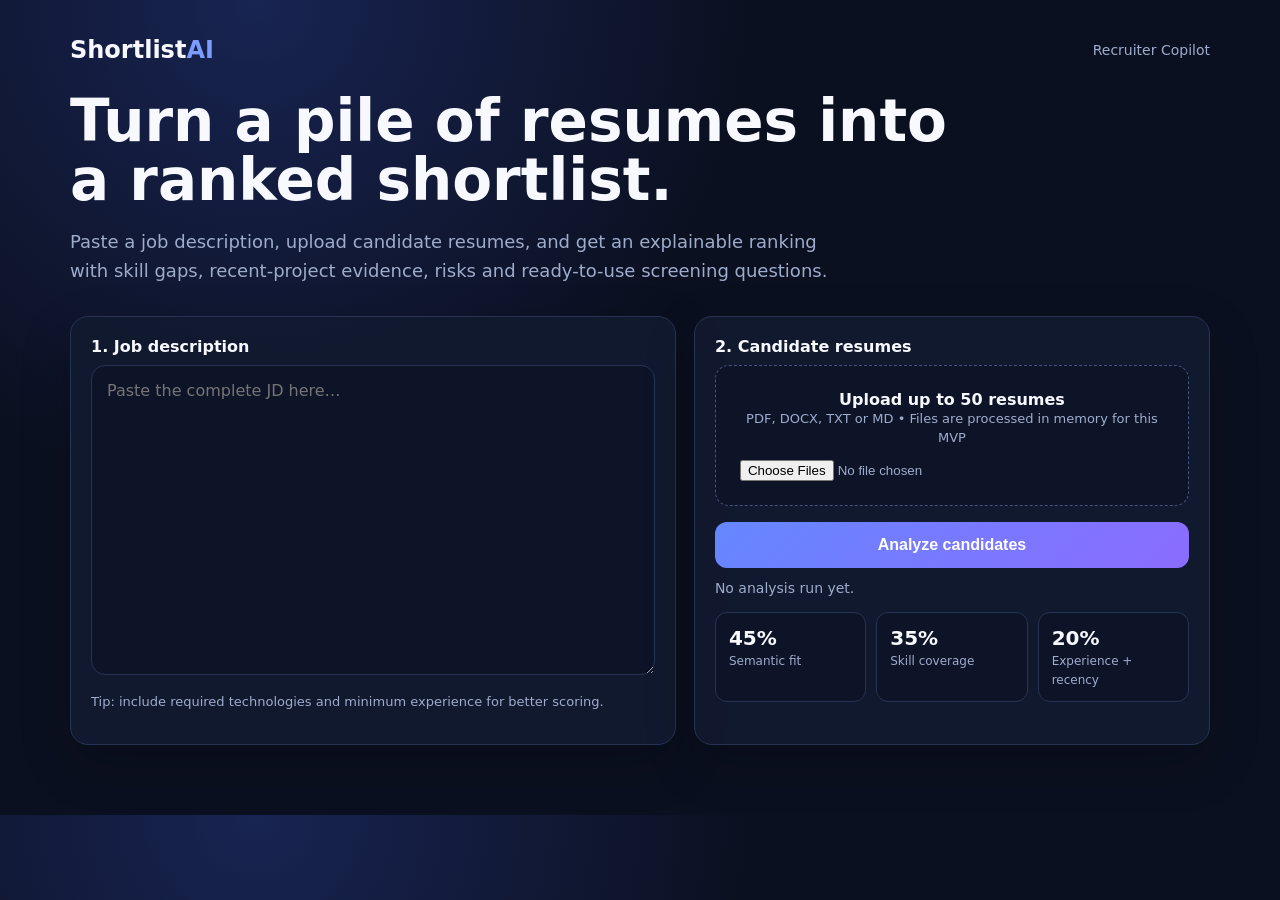
<file: index.html>
<!doctype html>
<html lang="en">
<head>
<meta charset="utf-8" />
<meta name="viewport" content="width=device-width,initial-scale=1" />
<title>ShortlistAI — Recruiter Copilot</title>
<link rel="manifest" href="/static/manifest.webmanifest" />
<meta name="theme-color" content="#0b1020" />
<meta name="apple-mobile-web-app-capable" content="yes" />
<link rel="apple-touch-icon" href="/static/icons/icon-192.png" />
<style>
:root{--bg:#0b1020;--panel:#121a30;--panel2:#18223d;--text:#f7f9ff;--muted:#9eaccb;--line:#263352;--accent:#7c9cff;--good:#50d890;--warn:#ffc857;--bad:#ff6b7a}
*{box-sizing:border-box} body{margin:0;font-family:Inter,ui-sans-serif,system-ui,-apple-system,Segoe UI,Roboto,Arial;background:radial-gradient(circle at 20% 0%,#182452 0,#0b1020 38%);color:var(--text)}
.wrap{max-width:1180px;margin:auto;padding:36px 20px 70px}.top{display:flex;justify-content:space-between;gap:20px;align-items:center;margin-bottom:28px}.brand{font-weight:800;font-size:24px}.brand span{color:var(--accent)}.tag{color:var(--muted);font-size:14px}.hero h1{font-size:clamp(34px,6vw,58px);line-height:1.02;margin:18px 0 12px;max-width:900px}.hero p{color:var(--muted);font-size:18px;max-width:760px;line-height:1.6}.grid{display:grid;grid-template-columns:1.08fr .92fr;gap:18px;margin-top:30px}.card{background:rgba(18,26,48,.9);border:1px solid var(--line);border-radius:18px;padding:20px;box-shadow:0 18px 50px rgba(0,0,0,.22)} label{display:block;font-weight:700;margin:0 0 9px}textarea{width:100%;height:310px;resize:vertical;border-radius:14px;border:1px solid var(--line);background:#0d1428;color:var(--text);padding:15px;font:inherit;outline:none}textarea:focus,.drop:focus-within{border-color:var(--accent)}.drop{border:1px dashed #42547f;border-radius:14px;padding:24px;text-align:center;background:#0d1428}.drop input{width:100%;margin-top:12px;color:var(--muted)}.hint{color:var(--muted);font-size:13px;line-height:1.5}.btn{width:100%;border:0;border-radius:12px;padding:14px 18px;background:linear-gradient(135deg,#6587ff,#8b6cff);color:white;font-weight:800;font-size:16px;cursor:pointer;margin-top:16px}.btn:disabled{opacity:.55;cursor:not-allowed}.mini{display:grid;grid-template-columns:repeat(3,1fr);gap:10px;margin-top:16px}.mini div{background:#0d1428;border:1px solid var(--line);border-radius:12px;padding:13px}.mini b{display:block;font-size:20px}.mini span{color:var(--muted);font-size:12px}.status{margin-top:12px;font-size:14px;color:var(--muted)}.results{margin-top:22px}.summary{display:grid;grid-template-columns:repeat(4,1fr);gap:12px;margin-bottom:18px}.metric{background:var(--panel);border:1px solid var(--line);border-radius:14px;padding:16px}.metric b{font-size:27px;display:block}.metric span{color:var(--muted);font-size:13px}.toolbar{display:flex;justify-content:space-between;gap:12px;align-items:center;margin:20px 0 12px}.export{border:1px solid var(--line);background:var(--panel2);color:white;border-radius:10px;padding:10px 14px;font-weight:700;cursor:pointer}.candidate{background:var(--panel);border:1px solid var(--line);border-radius:16px;margin:12px 0;overflow:hidden}.cand-head{display:grid;grid-template-columns:52px 1fr auto auto;gap:14px;align-items:center;padding:16px 18px;cursor:pointer}.rank{width:38px;height:38px;border-radius:12px;background:#0d1428;display:grid;place-items:center;font-weight:800}.name{font-weight:800}.file{color:var(--muted);font-size:12px;margin-top:3px}.score{font-size:24px;font-weight:900}.badge{padding:7px 10px;border-radius:999px;font-size:12px;font-weight:800}.Strong{background:rgba(80,216,144,.14);color:var(--good)}.Average{background:rgba(255,200,87,.14);color:var(--warn)}.Weak{background:rgba(255,107,122,.14);color:var(--bad)}.details{display:none;border-top:1px solid var(--line);padding:18px}.details.open{display:block}.bars{display:grid;grid-template-columns:repeat(4,1fr);gap:10px}.barbox{background:#0d1428;border-radius:10px;padding:12px}.barbox small{color:var(--muted)}.barbox b{display:block;margin-top:4px}.cols{display:grid;grid-template-columns:1fr 1fr;gap:16px;margin-top:16px}.section h4{margin:0 0 8px}.chips{display:flex;flex-wrap:wrap;gap:7px}.chip{font-size:12px;background:#0d1428;border:1px solid var(--line);padding:6px 8px;border-radius:999px}.section ul{padding-left:20px;color:#dce4f8;line-height:1.55}.method{color:var(--muted);font-size:12px;line-height:1.55;margin-top:14px}.install{border:1px solid var(--line);background:#18223d;color:white;border-radius:10px;padding:9px 13px;font-weight:700;cursor:pointer}.install.hidden{display:none}.hidden{display:none}@media(max-width:820px){.grid,.cols{grid-template-columns:1fr}.summary{grid-template-columns:repeat(2,1fr)}.bars{grid-template-columns:repeat(2,1fr)}.cand-head{grid-template-columns:44px 1fr auto}.badge{grid-column:2/4;justify-self:start}.top{align-items:flex-start;flex-direction:column}}
</style>
</head>
<body>
<div class="wrap">
  <div class="top"><div class="brand">Shortlist<span>AI</span></div><div style="display:flex;align-items:center;gap:10px"><div class="tag">Recruiter Copilot</div><button id="installBtn" class="install hidden">Install app</button></div></div>
  <section class="hero"><h1>Turn a pile of resumes into a ranked shortlist.</h1><p>Paste a job description, upload candidate resumes, and get an explainable ranking with skill gaps, recent-project evidence, risks and ready-to-use screening questions.</p></section>
  <section class="grid">
    <div class="card"><label for="jd">1. Job description</label><textarea id="jd" placeholder="Paste the complete JD here…"></textarea><p class="hint">Tip: include required technologies and minimum experience for better scoring.</p></div>
    <div class="card"><label>2. Candidate resumes</label><div class="drop"><strong>Upload up to 50 resumes</strong><div class="hint">PDF, DOCX, TXT or MD • Files are processed in memory for this MVP</div><input id="files" type="file" multiple accept=".pdf,.docx,.txt,.md" /></div><button id="analyze" class="btn">Analyze candidates</button><div id="status" class="status">No analysis run yet.</div><div class="mini"><div><b>45%</b><span>Semantic fit</span></div><div><b>35%</b><span>Skill coverage</span></div><div><b>20%</b><span>Experience + recency</span></div></div></div>
  </section>
  <section id="results" class="results hidden">
    <div class="summary"><div class="metric"><b id="mTotal">0</b><span>Candidates</span></div><div class="metric"><b id="mStrong">0</b><span>Strong</span></div><div class="metric"><b id="mAvg">0</b><span>Average</span></div><div class="metric"><b id="mWeak">0</b><span>Weak</span></div></div>
    <div class="toolbar"><div><strong>Ranked shortlist</strong><div id="jdMeta" class="hint"></div></div><button id="export" class="export">Download Excel</button></div>
    <div id="list"></div><div id="method" class="method"></div>
  </section>
</div>
<script>
let latest=[];
const $=id=>document.getElementById(id);
$('analyze').onclick=async()=>{
  const jd=$('jd').value.trim(), files=$('files').files;
  if(jd.length<50){$('status').textContent='Paste a fuller job description first.';return}
  if(!files.length){$('status').textContent='Upload at least one resume.';return}
  const fd=new FormData();fd.append('jd',jd);[...files].forEach(f=>fd.append('resumes',f));
  $('analyze').disabled=true;$('status').textContent=`Analyzing ${files.length} resume(s)…`;
  try{
    const res=await fetch('/analyze',{method:'POST',body:fd}); const data=await res.json(); if(!res.ok) throw new Error(data.detail||'Analysis failed');
    latest=data.results;render(data);$('status').textContent=`Done. Ranked ${data.results.length} candidate(s).${data.errors.length?' '+data.errors.length+' file(s) skipped.':''}`;
  }catch(e){$('status').textContent=e.message}finally{$('analyze').disabled=false}
};
function esc(s){return String(s??'').replace(/[&<>"']/g,m=>({'&':'&amp;','<':'&lt;','>':'&gt;','"':'&quot;',"'":'&#39;'}[m]))}
function chips(arr){return (arr?.length?arr:['None detected']).map(x=>`<span class="chip">${esc(x)}</span>`).join('')}
function render(data){
  $('results').classList.remove('hidden'); $('mTotal').textContent=data.summary.candidates;$('mStrong').textContent=data.summary.strong;$('mAvg').textContent=data.summary.average;$('mWeak').textContent=data.summary.weak;
  const exp=data.summary.required_years?` • JD minimum: ${data.summary.required_years}+ yrs`:''; $('jdMeta').textContent=`Detected skills: ${data.summary.required_skills.join(', ')||'none'}${exp}`;
  $('method').textContent=data.methodology;
  $('list').innerHTML=data.results.map((r,i)=>`<article class="candidate"><div class="cand-head" onclick="this.nextElementSibling.classList.toggle('open')"><div class="rank">${i+1}</div><div><div class="name">${esc(r.candidate)}</div><div class="file">${esc(r.file)}</div></div><div class="score">${r.score}</div><div class="badge ${r.rating}">${r.rating}</div></div><div class="details"><div class="bars"><div class="barbox"><small>Semantic</small><b>${r.semantic_similarity}%</b></div><div class="barbox"><small>Skill coverage</small><b>${r.skill_coverage}%</b></div><div class="barbox"><small>Experience fit</small><b>${r.experience_fit}%</b></div><div class="barbox"><small>Recent evidence</small><b>${r.recent_evidence}%</b></div></div><div class="cols"><div class="section"><h4>Matched skills</h4><div class="chips">${chips(r.matched_skills)}</div><h4 style="margin-top:16px">Recent/current evidence</h4><div class="chips">${chips(r.recent_skills)}</div><h4 style="margin-top:16px">Evidence</h4><ul>${r.evidence.map(x=>`<li>${esc(x)}</li>`).join('')}</ul></div><div class="section"><h4>Gaps / risks</h4><ul>${r.risks.map(x=>`<li>${esc(x)}</li>`).join('')}</ul><h4>Screening questions</h4><ul>${r.screening_questions.map(x=>`<li>${esc(x)}</li>`).join('')}</ul></div></div></div></article>`).join('');
  window.scrollTo({top:$('results').offsetTop-20,behavior:'smooth'});
}
let deferredInstall;
window.addEventListener('beforeinstallprompt',e=>{e.preventDefault();deferredInstall=e;$('installBtn').classList.remove('hidden')});
$('installBtn').onclick=async()=>{if(!deferredInstall)return;deferredInstall.prompt();await deferredInstall.userChoice;deferredInstall=null;$('installBtn').classList.add('hidden')};
window.addEventListener('appinstalled',()=>{$('installBtn').classList.add('hidden')});
if('serviceWorker' in navigator){window.addEventListener('load',()=>navigator.serviceWorker.register('/static/sw.js').catch(()=>{}));}
$('export').onclick=async()=>{
  if(!latest.length)return; const res=await fetch('/export',{method:'POST',headers:{'Content-Type':'application/json'},body:JSON.stringify({results:latest})}); if(!res.ok)return alert('Export failed'); const blob=await res.blob(); const a=document.createElement('a');a.href=URL.createObjectURL(blob);a.download='ShortlistAI_results.xlsx';a.click();URL.revokeObjectURL(a.href);
};
</script>
</body></html>
</file>
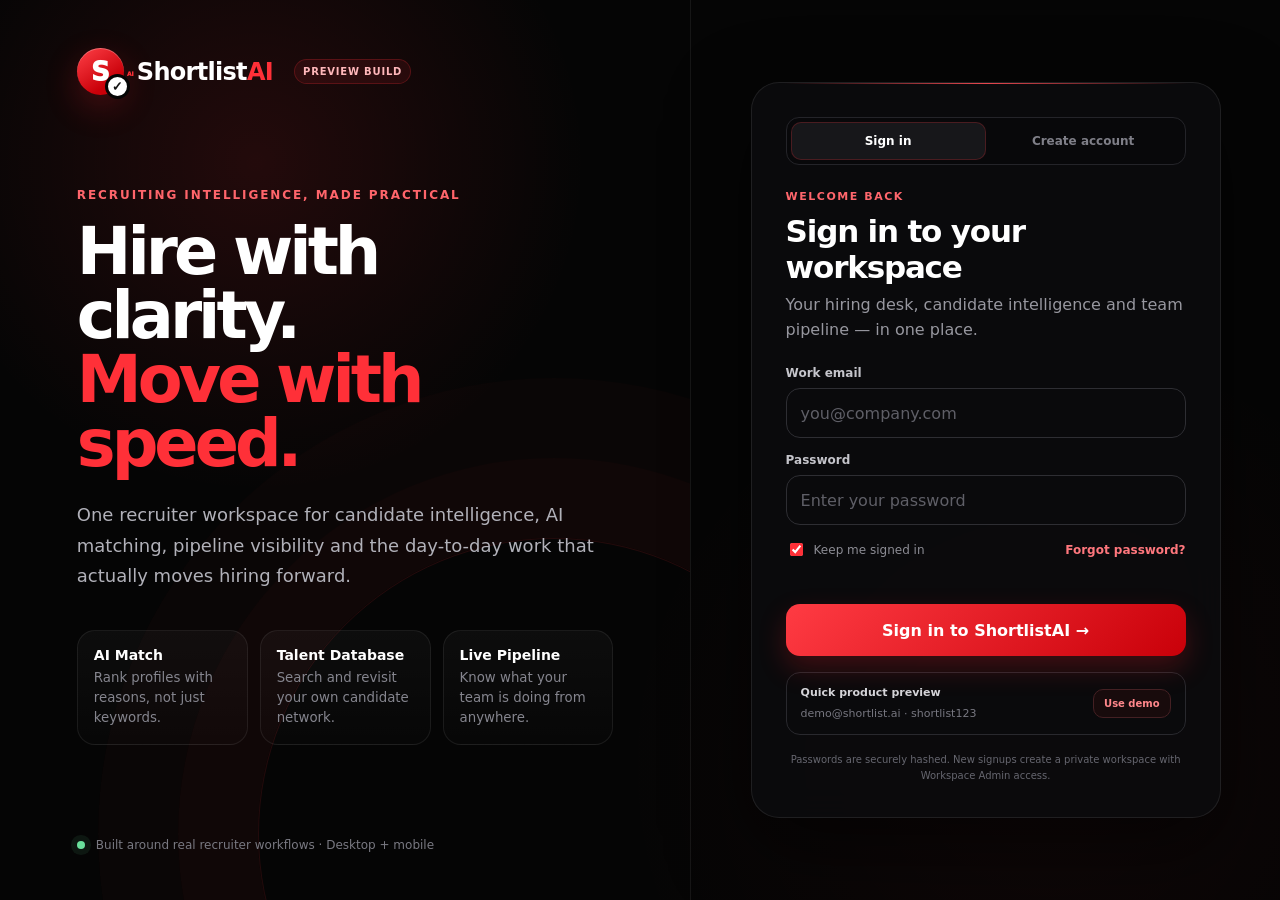
<file: static/login.html>
<!doctype html>
<html lang="en">
<head>
<meta charset="utf-8"/>
<meta name="viewport" content="width=device-width,initial-scale=1,viewport-fit=cover"/>
<title>ShortlistAI · Sign in</title>
<meta name="theme-color" content="#050505"/>
<link rel="manifest" href="/static/manifest.webmanifest"/>
<link rel="icon" type="image/png" sizes="192x192" href="/static/icons/icon-192-v3.png"/>
<style>
:root{--bg:#050505;--panel:#0c0c0e;--line:#29292e;--text:#fff;--muted:#97979f;--red:#ff3038;--green:#69df9b;--shadow:0 28px 80px rgba(0,0,0,.55);--mx:20%;--my:18%}
*{box-sizing:border-box}html,body{margin:0;min-height:100%;background:#050505;color:var(--text);font-family:Inter,ui-sans-serif,system-ui,-apple-system,BlinkMacSystemFont,"Segoe UI",sans-serif}body{min-height:100vh;overflow-x:hidden;background:radial-gradient(750px circle at var(--mx) var(--my),rgba(255,48,56,.12),transparent 44%),radial-gradient(900px circle at 82% 85%,rgba(255,48,56,.045),transparent 48%),#050505}button,input{font:inherit}button{cursor:pointer}.shell{min-height:100vh;display:grid;grid-template-columns:minmax(0,1.08fr) minmax(440px,.92fr)}.story{position:relative;padding:48px clamp(42px,6vw,86px);display:flex;flex-direction:column;overflow:hidden;border-right:1px solid rgba(255,255,255,.065)}.story:after{content:"";position:absolute;inset:auto -160px -230px auto;width:590px;height:590px;border:1px solid rgba(255,48,56,.12);border-radius:50%;box-shadow:0 0 0 80px rgba(255,48,56,.025),0 0 0 160px rgba(255,48,56,.018);pointer-events:none}.brand{display:flex;align-items:center;gap:13px;position:relative;z-index:2}.brand-mark{width:47px;height:47px;border-radius:50%;display:grid;place-items:center;position:relative;background:linear-gradient(145deg,#ff4148,#c90009 72%);box-shadow:0 12px 34px rgba(255,35,44,.24),inset 0 1px 0 rgba(255,255,255,.28)}.brand-s{font-size:26px;font-weight:950;letter-spacing:-2px;line-height:1;transform:translateX(-1px)}.brand-check{position:absolute;right:-6px;bottom:-4px;width:25px;height:25px;border-radius:50%;background:#fff;color:#111;display:grid;place-items:center;font-size:13px;font-weight:950;border:3px solid #050505}.brand-check small{position:absolute;font-size:6px;color:var(--red);font-weight:950;right:-7px;top:-7px}.brand-name{font-size:24px;font-weight:900;letter-spacing:-.7px}.brand-name span{color:var(--red)}.preview-badge{margin-left:8px;color:#ffb7ba;background:rgba(255,48,56,.09);border:1px solid rgba(255,48,56,.22);font-size:10px;font-weight:850;text-transform:uppercase;letter-spacing:.08em;border-radius:999px;padding:6px 8px}.hero{margin:auto 0;max-width:760px;position:relative;z-index:2}.kicker{color:#ff656b;font-size:12px;text-transform:uppercase;letter-spacing:.16em;font-weight:900;margin-bottom:18px}.hero h1{font-size:clamp(46px,5.1vw,76px);line-height:.98;letter-spacing:-4px;margin:0 0 24px;max-width:740px}.hero h1 em{font-style:normal;color:var(--red)}.hero p{color:#b1b1b9;font-size:18px;line-height:1.7;max-width:620px;margin:0}.feature-strip{display:grid;grid-template-columns:repeat(3,1fr);gap:12px;margin-top:38px;max-width:680px}.mini{border:1px solid rgba(255,255,255,.075);background:linear-gradient(180deg,rgba(255,255,255,.035),rgba(255,255,255,.012));border-radius:18px;padding:16px}.mini b{display:block;font-size:14px;margin-bottom:4px}.mini small{color:#85858e;line-height:1.45}.trust{display:flex;align-items:center;gap:11px;color:#797982;font-size:12px;position:relative;z-index:2}.pulse{width:8px;height:8px;border-radius:50%;background:var(--green);box-shadow:0 0 0 6px rgba(105,223,155,.08)}.login-side{display:grid;place-items:center;padding:34px}.login-card{width:min(470px,100%);background:rgba(12,12,14,.9);border:1px solid rgba(255,255,255,.085);border-radius:28px;padding:34px;box-shadow:var(--shadow);backdrop-filter:blur(18px);position:relative;overflow:hidden}.login-card:before{content:"";position:absolute;left:32px;right:32px;top:0;height:1px;background:linear-gradient(90deg,transparent,rgba(255,77,85,.9),transparent)}.mobile-brand{display:none;margin-bottom:26px}.tabs{display:grid;grid-template-columns:1fr 1fr;background:#08080a;border:1px solid #242429;border-radius:13px;padding:4px;margin-bottom:25px}.tab{border:0;background:transparent;color:#7f7f88;border-radius:10px;height:38px;font-size:12px;font-weight:850}.tab.active{background:#17171a;color:#fff;box-shadow:inset 0 0 0 1px rgba(255,48,56,.22)}.eyebrow{font-size:11px;color:#ff666c;text-transform:uppercase;letter-spacing:.14em;font-weight:900;margin-bottom:10px}.login-card h2{font-size:31px;letter-spacing:-1.2px;margin:0 0 8px}.sub{color:var(--muted);margin:0 0 24px;line-height:1.55}.field{margin-bottom:15px}.field label{display:block;color:#c5c5cb;font-size:12px;font-weight:800;margin-bottom:8px}.input-wrap{position:relative}.input-wrap input{width:100%;height:50px;background:#0a0a0c;border:1px solid #2e2e33;border-radius:14px;color:#fff;outline:none;padding:0 14px;transition:.2s ease}.input-wrap input::placeholder{color:#5f5f67}.input-wrap input:focus{border-color:#b6282e;box-shadow:0 0 0 4px rgba(255,48,56,.09);background:#0d0d0f}.form-row{display:flex;align-items:center;justify-content:space-between;gap:12px;margin:3px 0 19px;color:#8d8d95;font-size:12px}.remember{display:flex;align-items:center;gap:8px}.remember input{accent-color:var(--red)}.link-btn{border:0;background:transparent;color:#ff777d;padding:0;font-size:12px;font-weight:800;text-decoration:none}.link-btn:hover{color:#ff9b9f;text-decoration:underline}.back-row{margin:17px 0 0;text-align:center}.submit{width:100%;height:52px;border:0;border-radius:14px;color:#fff;font-weight:900;background:linear-gradient(135deg,#ff3b43,#c90009);box-shadow:0 12px 28px rgba(255,31,40,.22)}.demo{margin-top:16px;border:1px solid #29292e;background:#0a0a0c;border-radius:14px;padding:13px 14px;display:flex;align-items:center;justify-content:space-between;gap:12px}.demo b{display:block;font-size:11px;color:#d4d4d8;margin-bottom:3px}.demo span{color:#777780;font-size:11px}.demo button{border:1px solid #442023;background:#180b0c;color:#ff878b;border-radius:10px;padding:8px 10px;font-size:10px;font-weight:850}.fineprint{margin:17px 3px 0;color:#66666f;font-size:10px;line-height:1.55;text-align:center}.error{min-height:18px;color:#ff777d;font-size:11px;font-weight:750;margin:-2px 0 10px;text-align:center}.success{color:#83e7aa}.hidden{display:none!important}.view-toggle{display:none;position:fixed;top:13px;right:13px;z-index:100;border:1px solid #492025;background:rgba(9,9,10,.92);color:#fff;border-radius:999px;padding:9px 12px;font-size:10px;font-weight:850}
@media(max-width:900px){.shell{display:block}.story{display:none}.login-side{min-height:100vh;padding:22px 16px}.login-card{padding:27px 20px 24px;border-radius:23px}.mobile-brand{display:flex}.view-toggle{display:block}.force-desktop{min-width:1160px;overflow-x:auto}.force-desktop .shell{display:grid;grid-template-columns:minmax(0,1.08fr) minmax(440px,.92fr);min-height:100vh}.force-desktop .story{display:flex;min-height:100vh}.force-desktop .login-side{min-height:100vh;padding:34px}.force-desktop .mobile-brand{display:none}}
</style>
</head>
<body>
<button id="viewToggle" class="view-toggle" type="button">Desktop View</button>
<div class="shell">
<section class="story">
<div class="brand"><div class="brand-mark"><span class="brand-s">S</span><span class="brand-check">✓<small>AI</small></span></div><div class="brand-name">Shortlist<span>AI</span></div><span class="preview-badge">Preview build</span></div>
<div class="hero"><div class="kicker">Recruiting intelligence, made practical</div><h1>Hire with clarity.<br/><em>Move with speed.</em></h1><p>One recruiter workspace for candidate intelligence, AI matching, pipeline visibility and the day-to-day work that actually moves hiring forward.</p><div class="feature-strip"><div class="mini"><b>AI Match</b><small>Rank profiles with reasons, not just keywords.</small></div><div class="mini"><b>Talent Database</b><small>Search and revisit your own candidate network.</small></div><div class="mini"><b>Live Pipeline</b><small>Know what your team is doing from anywhere.</small></div></div></div>
<div class="trust"><span class="pulse"></span><span>Built around real recruiter workflows · Desktop + mobile</span></div>
</section>
<section class="login-side"><div class="login-card">
<div class="mobile-brand brand"><div class="brand-mark"><span class="brand-s">S</span><span class="brand-check">✓<small>AI</small></span></div><div class="brand-name">Shortlist<span>AI</span></div></div>
<div id="authTabs" class="tabs"><button id="signInTab" class="tab active" type="button">Sign in</button><button id="createTab" class="tab" type="button">Create account</button></div>
<div id="loginPane"><div class="eyebrow">Welcome back</div><h2>Sign in to your workspace</h2><p class="sub">Your hiring desk, candidate intelligence and team pipeline — in one place.</p>
<form id="loginForm" novalidate><div class="field"><label for="email">Work email</label><div class="input-wrap"><input id="email" type="email" autocomplete="username" placeholder="you@company.com"/></div></div><div class="field"><label for="password">Password</label><div class="input-wrap"><input id="password" type="password" autocomplete="current-password" placeholder="Enter your password"/></div></div><div class="form-row"><label class="remember"><input id="remember" type="checkbox" checked/> Keep me signed in</label><button id="forgotPassword" class="link-btn" type="button">Forgot password?</button></div><div id="loginError" class="error" aria-live="polite"></div><button class="submit" type="submit">Sign in to ShortlistAI →</button></form>
<div class="demo"><div><b>Quick product preview</b><span>demo@shortlist.ai · shortlist123</span></div><button id="fillDemo" type="button">Use demo</button></div></div>
<div id="createPane" class="hidden"><div class="eyebrow">Get started</div><h2>Create your workspace</h2><p class="sub">Create your account and become the Workspace Admin.</p>
<form id="createForm" novalidate><div class="field"><label for="fullName">Full name</label><div class="input-wrap"><input id="fullName" autocomplete="name" placeholder="Your full name"/></div></div><div class="field"><label for="workEmail">Work email</label><div class="input-wrap"><input id="workEmail" type="email" autocomplete="email" placeholder="you@company.com"/></div></div><div class="field"><label for="workspaceName">Company / Workspace name</label><div class="input-wrap"><input id="workspaceName" autocomplete="organization" placeholder="Example: Acme Hiring"/></div></div><div class="field"><label for="newPassword">Password</label><div class="input-wrap"><input id="newPassword" type="password" autocomplete="new-password" placeholder="Minimum 8 characters, letter + number"/></div></div><div class="field"><label for="confirmPassword">Confirm password</label><div class="input-wrap"><input id="confirmPassword" type="password" autocomplete="new-password" placeholder="Re-enter password"/></div></div><div id="createError" class="error" aria-live="polite"></div><button class="submit" type="submit">Create account →</button></form></div>
<div id="forgotPane" class="hidden"><div class="eyebrow">Account recovery</div><h2>Reset your password</h2><p class="sub">Enter your work email and we’ll send you a secure reset link valid for 30 minutes.</p>
<form id="forgotForm" novalidate><div class="field"><label for="forgotEmail">Work email</label><div class="input-wrap"><input id="forgotEmail" type="email" autocomplete="email" placeholder="you@company.com"/></div></div><div id="forgotError" class="error" aria-live="polite"></div><button class="submit" type="submit">Send reset link →</button></form><div class="back-row"><button class="link-btn backToSignIn" type="button">← Back to sign in</button></div></div>
<div id="resetPane" class="hidden"><div class="eyebrow">Choose a new password</div><h2>Create a new password</h2><p class="sub">Use at least 8 characters with at least one letter and one number.</p>
<form id="resetForm" novalidate><div class="field"><label for="resetPassword">New password</label><div class="input-wrap"><input id="resetPassword" type="password" autocomplete="new-password" placeholder="Minimum 8 characters, letter + number"/></div></div><div class="field"><label for="resetConfirm">Confirm password</label><div class="input-wrap"><input id="resetConfirm" type="password" autocomplete="new-password" placeholder="Re-enter password"/></div></div><div id="resetError" class="error" aria-live="polite"></div><button class="submit" type="submit">Update password →</button></form><div class="back-row"><button class="link-btn backToSignIn" type="button">← Back to sign in</button></div></div>
<div class="fineprint">Passwords are securely hashed. New signups create a private workspace with Workspace Admin access.</div>
</div></section></div>
<script src="/static/login-view-icon.js?v=4" defer></script>
<script src="/static/login-controller.js?v=1" data-login-controller defer></script>
</body>
</html>
</file>
